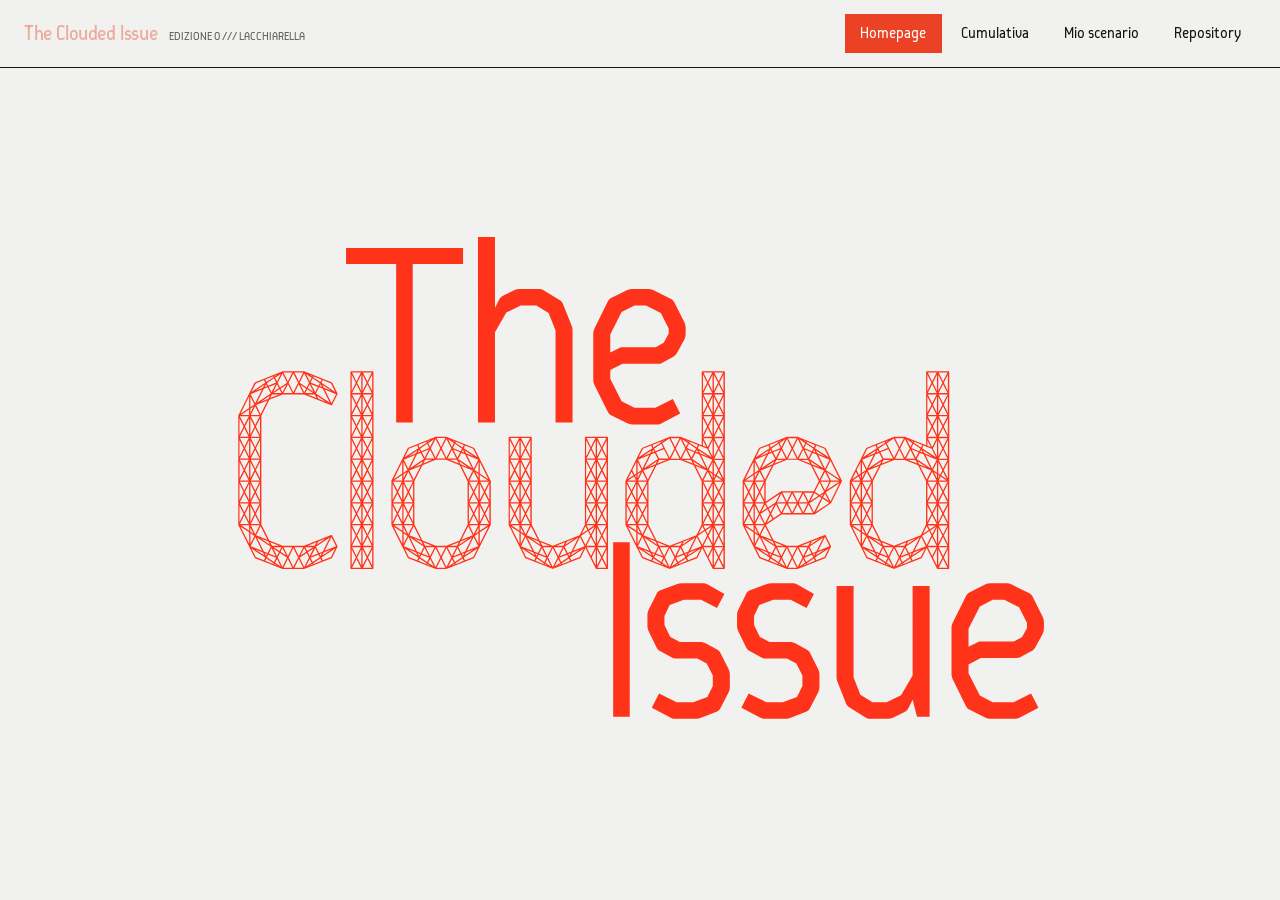
<file: index.html>
<!DOCTYPE html>
<html lang="it">
<head>
  <meta charset="UTF-8">
  <meta name="viewport" content="width=device-width, initial-scale=1.0">
  <title>The Clouded Issue — DCX Territorio</title>
  <link rel="stylesheet" href="css/style.css">
</head>
<body class="home-page">
  <header class="site-header">
    <div class="header-inner">
      <a href="index.html" class="brand">
        <span class="brand-title">The Clouded Issue</span>
        <span class="brand-tag">Edizione 0 /// Lacchiarella</span>
      </a>
      <button class="menu-toggle" aria-label="Apri menu" aria-expanded="false">MENU</button>
      <nav>
        <ul class="nav-links">
          <li><a href="index.html" class="active" aria-current="page">Homepage</a></li>
          <li><a href="cumulativa.html">Cumulativa</a></li>
          <li><a href="mio-scenario.html">Mio scenario</a></li>
          <li><a href="repository.html">Repository</a></li>
        </ul>
      </nav>
    </div>
  </header>

  <main class="home-stage">
    <h1 class="home-title">
      <img src="Assets/logo.svg" width="3229" height="1915" alt="The Clouded Issue" draggable="false">
    </h1>
    <div class="home-trail" aria-hidden="true"></div>
  </main>

  <script src="js/main.js"></script>
  <script src="js/home.js"></script>
</body>
</html>
</file>
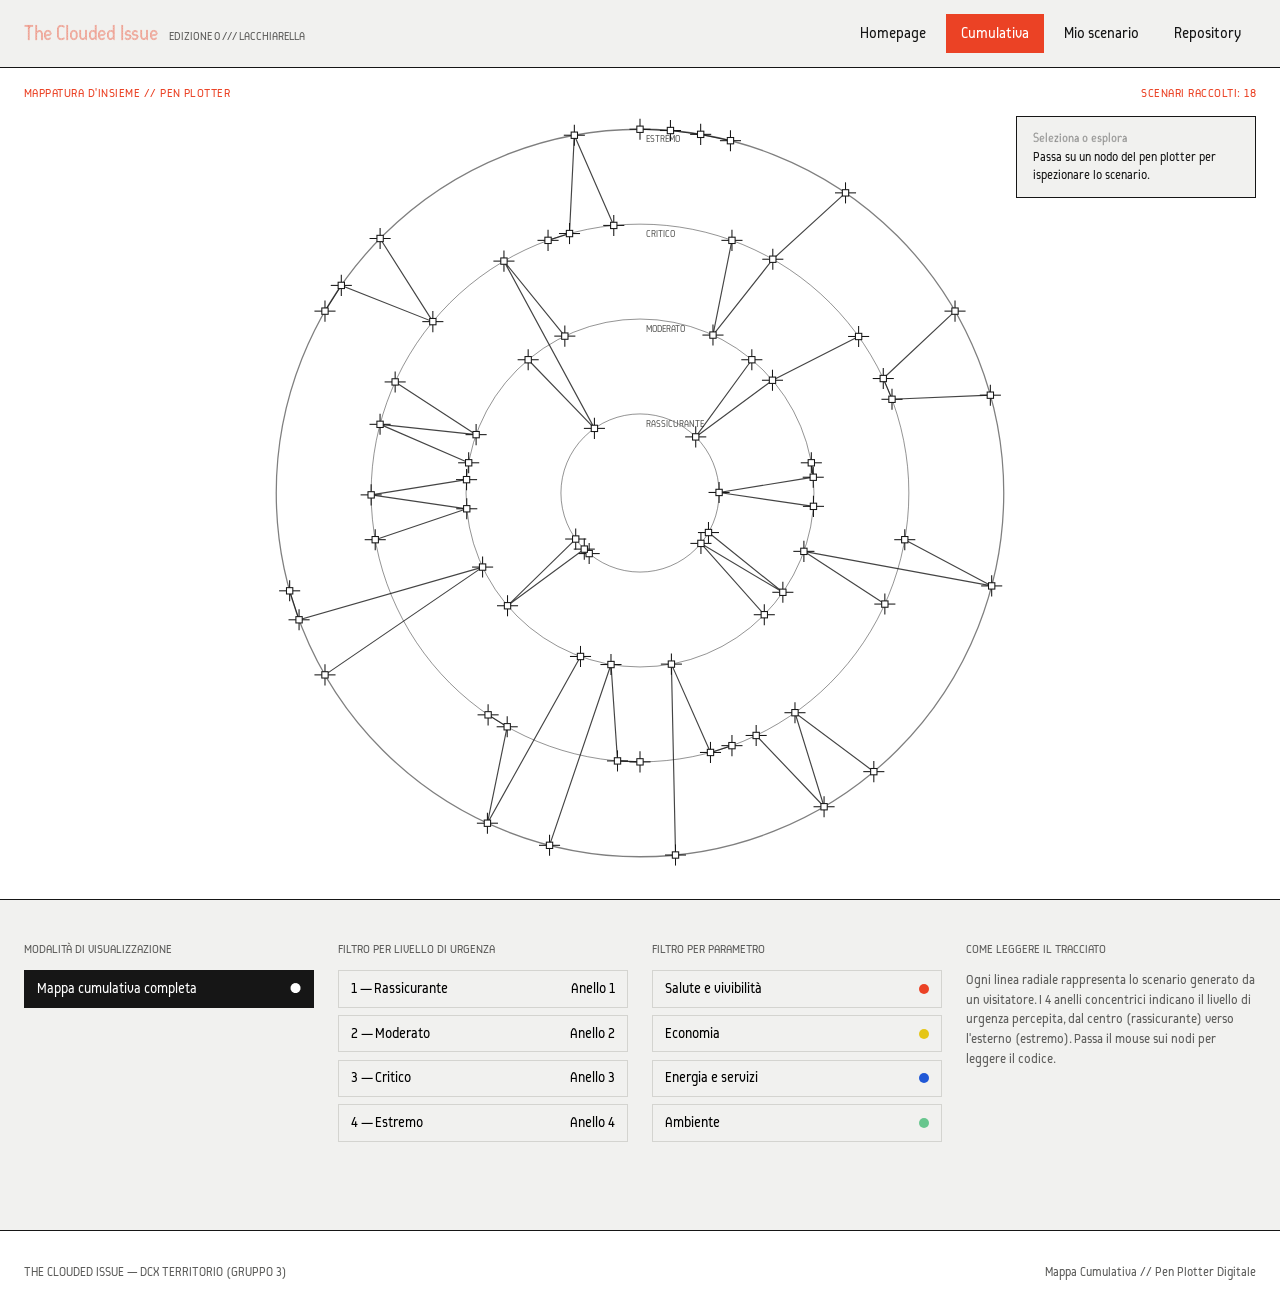
<file: cumulativa.html>
<!DOCTYPE html>
<html lang="it">
<head>
  <meta charset="UTF-8">
  <meta name="viewport" content="width=device-width, initial-scale=1.0">
  <title>Mappa Cumulativa — The Clouded Issue</title>
  <link rel="stylesheet" href="css/style.css">
</head>
<body>

  <header class="site-header">
    <div class="header-inner">
      <a href="index.html" class="brand">
        <span class="brand-title">The Clouded Issue</span>
        <span class="brand-tag">Edizione 0 /// Lacchiarella</span>
      </a>
      <button class="menu-toggle" aria-label="Apri menu" aria-expanded="false">MENU</button>
      <nav>
        <ul class="nav-links">
          <li><a href="index.html">Homepage</a></li>
          <li><a href="cumulativa.html" class="active">Cumulativa</a></li>
          <li><a href="mio-scenario.html">Mio scenario</a></li>
          <li><a href="repository.html">Repository</a></li>
        </ul>
      </nav>
    </div>
  </header>

  <main>
    <section class="plotter-stage" aria-label="Pen plotter">
      <div class="meta-bar">
        <span>Mappatura d'insieme // Pen Plotter</span>
        <span id="scenarioCount">Scenari raccolti: 18</span>
      </div>
      <svg id="plotterSvg" viewBox="32 32 736 736" role="img" aria-label="Mappa cumulativa degli scenari"></svg>
      <div class="plotter-tooltip" id="plotterTooltip">
        <strong>Seleziona o esplora</strong><br>
        Passa su un nodo del pen plotter per ispezionare lo scenario.
      </div>
    </section>

    <aside class="container plotter-controls">
      <div class="control-group">
        <span class="control-label">Modalità di visualizzazione</span>
        <div class="filter-list">
          <button class="filter-btn active" data-mode="all">
            <span>Mappa cumulativa completa</span>
            <span>●</span>
          </button>
        </div>
      </div>

      <div class="control-group">
        <span class="control-label">Filtro per livello di urgenza</span>
        <div class="filter-list">
          <button class="filter-btn" data-urgency="1">
            <span>1 — Rassicurante</span>
            <span>Anello 1</span>
          </button>
          <button class="filter-btn" data-urgency="2">
            <span>2 — Moderato</span>
            <span>Anello 2</span>
          </button>
          <button class="filter-btn" data-urgency="3">
            <span>3 — Critico</span>
            <span>Anello 3</span>
          </button>
          <button class="filter-btn" data-urgency="4">
            <span>4 — Estremo</span>
            <span>Anello 4</span>
          </button>
        </div>
      </div>

      <div class="control-group">
        <span class="control-label">Filtro per parametro</span>
        <div class="filter-list">
          <button class="filter-btn" data-param="salute">
            <span>Salute e vivibilità</span>
            <span class="dot" style="background: var(--c-salute);"></span>
          </button>
          <button class="filter-btn" data-param="economia">
            <span>Economia</span>
            <span class="dot" style="background: var(--c-economia);"></span>
          </button>
          <button class="filter-btn" data-param="energia">
            <span>Energia e servizi</span>
            <span class="dot" style="background: var(--c-energia);"></span>
          </button>
          <button class="filter-btn" data-param="ambiente">
            <span>Ambiente</span>
            <span class="dot" style="background: var(--c-ambiente-alt);"></span>
          </button>
        </div>
      </div>

      <div class="control-group">
        <span class="control-label">Come leggere il tracciato</span>
        <p style="font-size: 0.82rem; color: var(--muted);">
          Ogni linea radiale rappresenta lo scenario generato da un visitatore. I 4 anelli concentrici indicano il livello di urgenza percepita, dal centro (rassicurante) verso l'esterno (estremo). Passa il mouse sui nodi per leggere il codice.
        </p>
      </div>
    </aside>
  </main>

  <footer class="site-footer">
    <div class="footer-inner">
      <span>THE CLOUDED ISSUE — DCX TERRITORIO (GRUPPO 3)</span>
      <span>Mappa Cumulativa // Pen Plotter Digitale</span>
    </div>
  </footer>

  <script src="js/main.js"></script>
  <script src="js/cumulativa.js"></script>
</body>
</html>
</file>
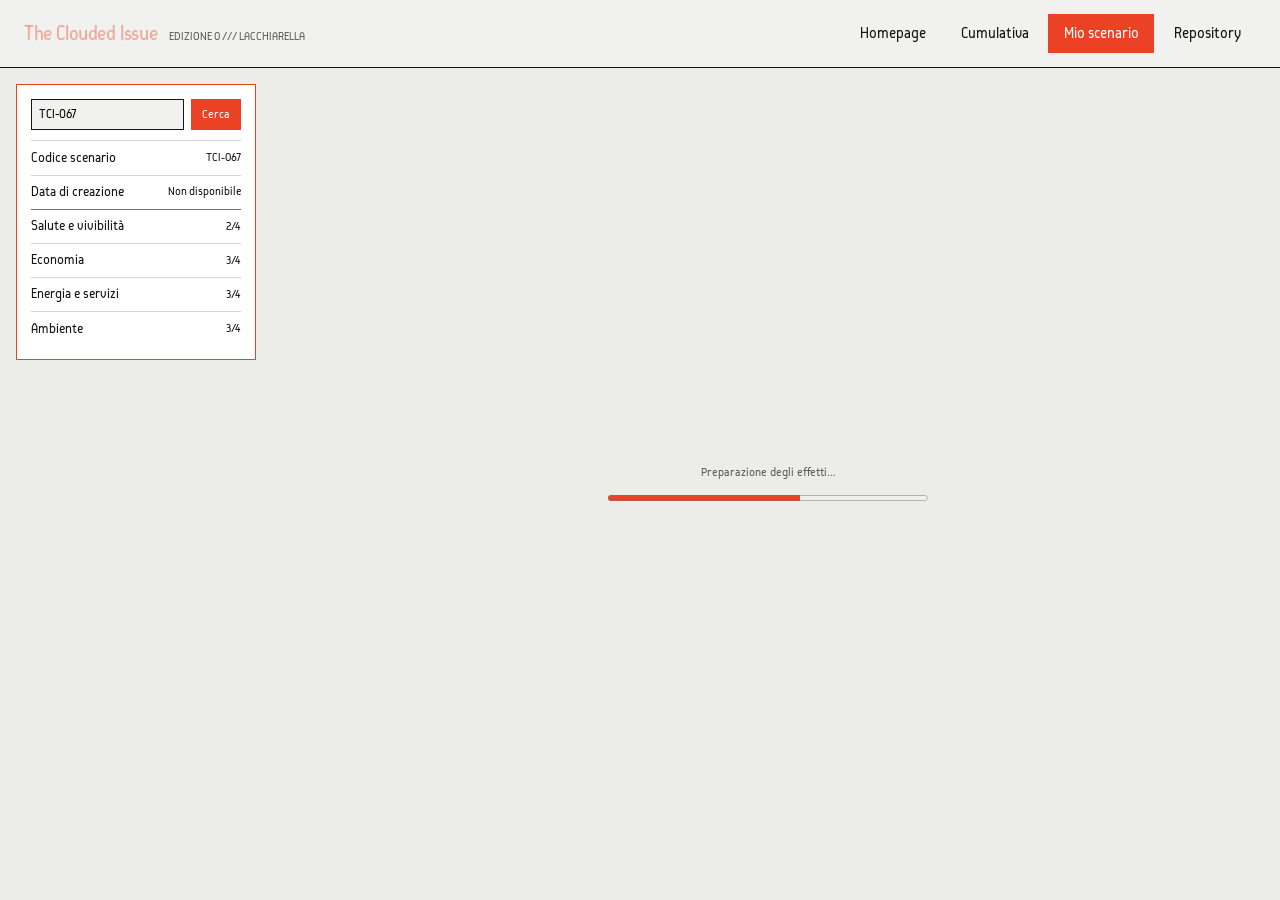
<file: mio-scenario.html>
<!DOCTYPE html>
<html lang="it">
<head>
  <meta charset="UTF-8">
  <meta name="viewport" content="width=device-width, initial-scale=1.0">
  <title>Mio Scenario — The Clouded Issue</title>
  <link rel="stylesheet" href="css/style.css">
</head>
<body>

  <header class="site-header">
    <div class="header-inner">
      <a href="index.html" class="brand">
        <span class="brand-title">The Clouded Issue</span>
        <span class="brand-tag">Edizione 0 /// Lacchiarella</span>
      </a>
      <button class="menu-toggle" aria-label="Apri menu" aria-expanded="false">MENU</button>
      <nav>
        <ul class="nav-links">
          <li><a href="index.html">Homepage</a></li>
          <li><a href="cumulativa.html">Cumulativa</a></li>
          <li><a href="mio-scenario.html" class="active" aria-current="page">Mio scenario</a></li>
          <li><a href="repository.html">Repository</a></li>
        </ul>
      </nav>
    </div>
  </header>

  <main class="scenario-page">
    <aside class="scenario-sidebar" aria-label="Dati e dettagli dello scenario">
      <section class="scenario-card">
        <form id="codeForm" class="scenario-search" role="search" aria-label="Cerca scenario">
          <input id="scenarioCodeInput" type="search" list="scenarioCodes" placeholder="Codice scenario" aria-label="Codice scenario" required>
          <datalist id="scenarioCodes"></datalist>
          <button class="btn" type="submit">Cerca</button>
        </form>

        <table class="scenario-data" aria-label="Dati dello scenario">
          <tbody>
            <tr><th scope="row">Codice scenario</th><td id="activeCodeLabel">TCI-067</td></tr>
            <tr><th scope="row">Data di creazione</th><td>Non disponibile</td></tr>
          </tbody>
          <tbody id="scenarioParameters"></tbody>
        </table>
        <button class="btn btn-outline scenario-view-toggle" id="toggleScenarioView" type="button" aria-expanded="false" aria-controls="scenarioPlaneLabels" hidden>Dividi ambiti</button>
      </section>

      <section class="scenario-card scenario-details" id="scenarioDetails" aria-labelledby="scenarioDetailName" hidden>
        <h2 id="scenarioDetailName"></h2>
        <p id="scenarioDetailLevel" class="scenario-detail-level"></p>
        <p id="scenarioDetailTitle"></p>
        <ul id="scenarioDetailEffects"></ul>
        <button class="btn btn-outline" id="showScenarioStack" type="button">Torna agli ambiti</button>
      </section>
    </aside>

    <section class="map-stage" aria-label="Mappa di Lacchiarella">
      <div class="scenario-load-state" id="scenarioLoadState">
        <p class="scenario-view-status" id="scenarioViewStatus" role="status">Caricamento del modello 3D…</p>
        <progress id="scenarioLoadProgress" max="100" aria-label="Caricamento della vista 3D"></progress>
        <button class="btn btn-outline" type="button" id="showScenarioFallback" hidden>Apri la mappa 2D</button>
      </div>
      <div class="scenario-viewport" id="scenarioViewport" hidden>
        <canvas class="scenario-canvas" id="scenarioCanvas" tabindex="0" aria-label="Modello tridimensionale di Lacchiarella" aria-describedby="scenarioViewHelp"></canvas>
        <div class="scenario-plane-labels" id="scenarioPlaneLabels"></div>
      </div>
      <p class="scenario-view-help" id="scenarioViewHelp" hidden>
        <span id="scenarioStackHelp" hidden>Seleziona un piano per aprirlo · Tasti 1–4</span>
        <span id="scenarioCombinedHelp">Trascina per ruotare · Rotellina o due dita per lo zoom</span>
        <span id="scenarioDetailHelp" hidden>Trascina per ruotare · Rotellina o due dita per lo zoom · Esc per tornare</span>
      </p>
      <svg id="scenarioMap" viewBox="0 0 800 620" role="img" aria-label="Mappa interattiva degli impatti su Lacchiarella" hidden>
        <defs>
          <!-- Pattern Salute: pallini rosso-arancio -->
          <pattern id="patSalute" width="14" height="14" patternUnits="userSpaceOnUse">
            <circle cx="7" cy="7" r="4.5" fill="#EB4225" fill-opacity="0.72" />
          </pattern>
          <!-- Pattern Ambiente: griglia verde/marrone -->
          <pattern id="patAmbiente" width="10" height="10" patternUnits="userSpaceOnUse">
            <path d="M 10 0 L 0 0 0 10" fill="none" stroke="#1D7A4C" stroke-width="1.5" />
          </pattern>
          <!-- Pattern Energia: tratteggio blu -->
          <pattern id="patEnergia" width="8" height="12" patternUnits="userSpaceOnUse">
            <line x1="4" y1="0" x2="4" y2="9" stroke="#2058D6" stroke-width="3" />
          </pattern>
        </defs>

        <!-- BASE CARTOGRAFICA SCHEMATICA LACCHIARELLA -->
        <g id="layer-base">
          <rect width="800" height="620" fill="#ECECE8" />
          <!-- Strade principali (SP40, SP105) -->
          <path d="M 0 380 L 340 290 L 800 410" fill="none" stroke="#BDBDB8" stroke-width="2" />
          <path d="M 380 0 L 420 260 L 480 620" fill="none" stroke="#BDBDB8" stroke-width="2" />
          <path d="M 120 0 L 180 620" fill="none" stroke="#D0D0CB" stroke-width="1.5" />
          <!-- Tessuto urbano schematizzato -->
          <rect x="370" y="360" width="130" height="170" fill="#DFDFDA" stroke="#B4B4AE" stroke-width="1" />
          <rect x="190" y="130" width="100" height="120" fill="#DFDFDA" stroke="#B4B4AE" stroke-width="1" />
        </g>

        <!-- LAYER 1: SALUTE E VIVIBILITÀ -->
        <g id="layer-salute"></g>

        <!-- LAYER 4: AMBIENTE -->
        <g id="layer-ambiente"></g>

        <!-- LAYER 3: ENERGIA E SERVIZI -->
        <g id="layer-energia"></g>

        <!-- LAYER 2: ECONOMIA -->
        <g id="layer-economia"></g>

        <!-- PERIMETRO COMPARTO H2a (DATA CENTER) -->
        <g id="layer-site">
          <polygon points="300,90 365,75 385,155 435,140 455,215 350,245" fill="rgba(255,255,255,0.65)" stroke="#161616" stroke-width="2.5" />
          <text x="342" y="168" font-size="11" fill="#161616" font-weight="700">COMPARTO H2a</text>
          <text x="385" y="450" font-size="11" fill="#5C5C5A">LACCHIARELLA</text>
        </g>
      </svg>
    </section>
  </main>

  <script type="importmap">
    { "imports": { "three": "./vendor/three/three.module.js", "three/addons/": "./vendor/three/" } }
  </script>
  <script src="js/main.js"></script>
  <script src="js/scenario.js"></script>
</body>
</html>
</file>
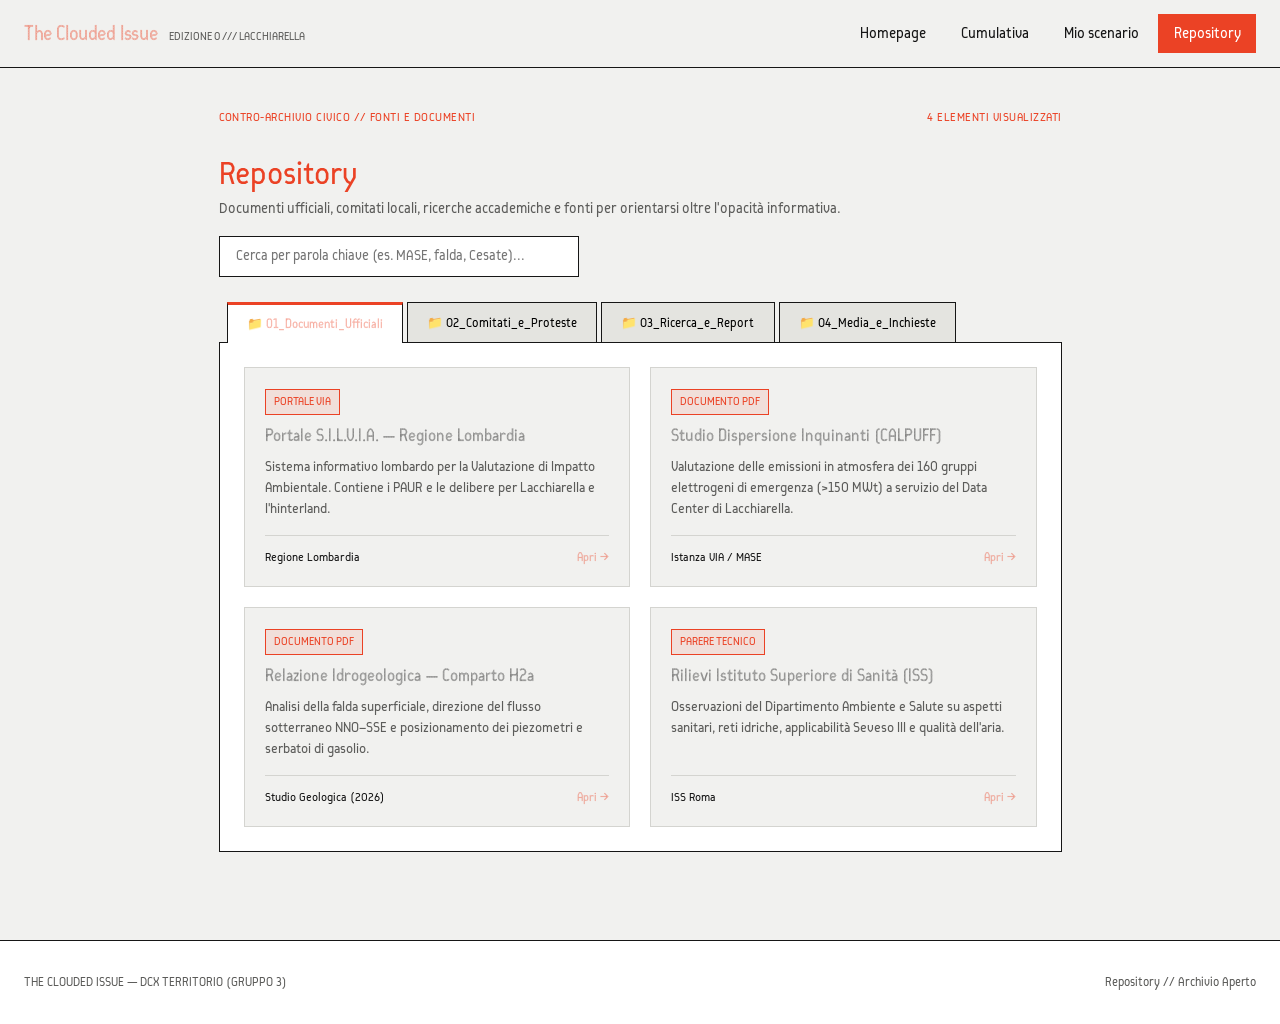
<file: repository.html>
<!DOCTYPE html>
<html lang="it">
<head>
  <meta charset="UTF-8">
  <meta name="viewport" content="width=device-width, initial-scale=1.0">
  <title>Repository — The Clouded Issue</title>
  <link rel="stylesheet" href="css/style.css">
</head>
<body>

  <header class="site-header">
    <div class="header-inner">
      <a href="index.html" class="brand">
        <span class="brand-title">The Clouded Issue</span>
        <span class="brand-tag">Edizione 0 /// Lacchiarella</span>
      </a>
      <button class="menu-toggle" aria-label="Apri menu" aria-expanded="false">MENU</button>
      <nav>
        <ul class="nav-links">
          <li><a href="index.html">Homepage</a></li>
          <li><a href="cumulativa.html">Cumulativa</a></li>
          <li><a href="mio-scenario.html">Mio scenario</a></li>
          <li><a href="repository.html" class="active">Repository</a></li>
        </ul>
      </nav>
    </div>
  </header>

  <main class="container">
    <div class="meta-bar">
      <span>Contro-Archivio Civico // Fonti e Documenti</span>
      <span id="repoCount">12 elementi archiviati</span>
    </div>

    <div class="repo-toolbar">
      <div>
        <h1 style="font-size: 2rem; font-weight: 400; color: var(--accent);">Repository</h1>
        <p style="font-size: 0.92rem; color: var(--muted);">
          Documenti ufficiali, comitati locali, ricerche accademiche e fonti per orientarsi oltre l'opacità informativa.
        </p>
      </div>
      <input type="search" id="repoSearch" class="search-input" placeholder="Cerca per parola chiave (es. MASE, falda, Cesate)...">
    </div>

    <!-- CARTELLE (TABS) -->
    <div class="folder-tabs" role="tablist" id="folderTabs">
      <button class="folder-tab active" data-folder="documenti" role="tab">📁 01_Documenti_Ufficiali</button>
      <button class="folder-tab" data-folder="comitati" role="tab">📁 02_Comitati_e_Proteste</button>
      <button class="folder-tab" data-folder="ricerca" role="tab">📁 03_Ricerca_e_Report</button>
      <button class="folder-tab" data-folder="media" role="tab">📁 04_Media_e_Inchieste</button>
    </div>

    <!-- CONTENUTO CARTELLA -->
    <section class="folder-window">
      <div class="repo-grid" id="repoGrid"></div>
    </section>
  </main>

  <footer class="site-footer">
    <div class="footer-inner">
      <span>THE CLOUDED ISSUE — DCX TERRITORIO (GRUPPO 3)</span>
      <span>Repository // Archivio Aperto</span>
    </div>
  </footer>

  <script src="js/main.js"></script>
  <script src="js/repository.js"></script>
</body>
</html>
</file>
<file: css/style.css>
/* ==========================================================================
   THE CLOUDED ISSUE — Design System & Responsive Stylesheet
   ========================================================================== */

/* Font Eiffel */
@font-face {
  font-family: 'Eiffel';
  src: url('../Assets/BVHEiffelTrial-Regular.otf') format('opentype');
  font-weight: 400;
  font-style: normal;
  font-display: swap;
}

@font-face {
  font-family: 'Eiffel';
  src: url('../Assets/BVHEiffelTrial-Level01.otf') format('opentype');
  font-weight: 700;
  font-style: normal;
  font-display: swap;
}

:root {
  --bg: #F1F1EF;
  --surface: #FFFFFF;
  --ink: #161616;
  --muted: #5C5C5A;
  --border: #161616;
  --border-light: #D4D4D0;
  --accent: #EB4225;
  --accent-hover: #C93218;
  --accent-soft: rgba(235, 66, 37, 0.1);

  /* Colori cartografici dei 4 ambiti */
  --c-salute: #EB4225;
  --c-salute-alt: #F582D3;
  --c-economia: #E5C617;
  --c-energia: #2058D6;
  --c-energia-alt: #2CA8C9;
  --c-ambiente: #1D7A4C;
  --c-ambiente-alt: #68C68E;

  --font-display: 'Eiffel', 'Helvetica Neue', Arial, sans-serif;

  --max-w: 1320px;
  --header-h: 68px;
}

/* Reset base */
*, *::before, *::after {
  box-sizing: border-box;
  margin: 0;
  padding: 0;
}

html {
  scroll-behavior: smooth;
  font-size: 16px;
}

body {
  font-family: var(--font-display);
  background-color: var(--bg);
  color: var(--ink);
  line-height: 1.5;
  min-height: 100vh;
  display: flex;
  flex-direction: column;
  -webkit-font-smoothing: antialiased;
}

a {
  color: inherit;
  text-decoration: none;
}

button, input {
  font-family: inherit;
}

/* ==========================================================================
   HEADER & NAVIGAZIONE
   ========================================================================== */
.site-header {
  position: sticky;
  top: 0;
  z-index: 100;
  background: var(--bg);
  border-bottom: 1px solid var(--border);
  height: var(--header-h);
}

.header-inner {
  max-width: var(--max-w);
  margin: 0 auto;
  height: 100%;
  padding: 0 1.5rem;
  display: flex;
  align-items: center;
  justify-content: space-between;
  gap: 1rem;
}

.brand {
  display: flex;
  align-items: baseline;
  gap: 0.75rem;
}

.brand-title {
  font-size: 1.25rem;
  font-weight: 700;
  color: var(--accent);
  letter-spacing: -0.02em;
}

.brand-tag {
  font-size: 0.72rem;
  color: var(--muted);
  text-transform: uppercase;
  display: none;
}

@media (min-width: 900px) {
  .brand-tag { display: inline; }
}

.nav-links {
  display: flex;
  align-items: center;
  gap: 0.25rem;
  list-style: none;
}

.nav-links a {
  display: inline-block;
  padding: 0.45rem 0.9rem;
  font-size: 0.95rem;
  border: 1px solid transparent;
  transition: border-color 0.2s, color 0.2s, background 0.2s;
}

.nav-links a:hover {
  color: var(--accent);
  border-color: var(--accent);
}

.nav-links a.active {
  background: var(--accent);
  color: #FFFFFF;
  border-color: var(--accent);
}

.menu-toggle {
  display: none;
  background: none;
  border: 1px solid var(--border);
  padding: 0.4rem 0.7rem;
  font-size: 0.8rem;
  cursor: pointer;
}

/* ==========================================================================
   LAYOUT & COMPONENTI COMUNI
   ========================================================================== */
main {
  flex: 1;
}

.container {
  max-width: var(--max-w);
  margin: 0 auto;
  padding: 2.5rem 1.5rem;
}

.meta-bar {
  display: flex;
  justify-content: space-between;
  align-items: center;
  flex-wrap: wrap;
  gap: 0.5rem;
  font-size: 0.75rem;
  color: var(--accent);
  text-transform: uppercase;
  letter-spacing: 0.04em;
  margin-bottom: 1.5rem;
}

.section-border {
  border-top: 1px solid var(--border);
}

.btn {
  display: inline-flex;
  align-items: center;
  justify-content: center;
  gap: 0.5rem;
  padding: 0.75rem 1.4rem;
  font-size: 0.95rem;
  font-weight: 700;
  border: 1px solid var(--accent);
  background: var(--accent);
  color: #FFFFFF;
  cursor: pointer;
  transition: background 0.2s, color 0.2s;
}

.btn:hover {
  background: var(--accent-hover);
  border-color: var(--accent-hover);
}

.btn-outline {
  background: transparent;
  color: var(--ink);
  border-color: var(--border);
}

.btn-outline:hover {
  background: var(--ink);
  color: #FFFFFF;
  border-color: var(--ink);
}

.tag {
  display: inline-block;
  font-size: 0.72rem;
  text-transform: uppercase;
  padding: 0.2rem 0.5rem;
  border: 1px solid var(--border);
  background: var(--surface);
}

.tag-accent {
  border-color: var(--accent);
  color: var(--accent);
  background: var(--accent-soft);
}

/* ==========================================================================
   HOMEPAGE
   ========================================================================== */
.home-page {
  min-height: 100dvh;
}

.home-stage {
  position: relative;
  display: grid;
  place-items: center;
  overflow: hidden;
  isolation: isolate;
}

.home-title {
  z-index: 1;
  width: min(78vw, calc((100vh - var(--header-h)) * 1.25), 52rem);
  width: min(78vw, calc((100dvh - var(--header-h)) * 1.25), 52rem);
}

.home-title img {
  display: block;
  width: 100%;
  height: auto;
}

.home-trail {
  position: absolute;
  inset: 0;
  pointer-events: none;
}

.home-particle {
  position: absolute;
  width: var(--particle-size);
  height: var(--particle-size);
  object-fit: contain;
  animation: home-particle-fade var(--particle-lifetime) linear both;
}

@keyframes home-particle-fade {
  0%, 25% {
    opacity: 1;
    transform: translate(-50%, -50%) scale(1);
  }
  100% {
    opacity: 0;
    transform: translate(-50%, -50%) scale(0.16);
  }
}

@media (prefers-reduced-motion: no-preference) {
  .home-stage {
    touch-action: pinch-zoom;
  }
}

@media (prefers-reduced-motion: reduce) {
  .home-trail {
    display: none;
  }
}

/* ==========================================================================
   PAGINA CUMULATIVA (PEN PLOTTER)
   ========================================================================== */
.control-group {
  margin-bottom: 1.5rem;
  padding-bottom: 1.5rem;
  border-bottom: 1px solid var(--border-light);
}

.control-group:last-child {
  margin-bottom: 0;
  padding-bottom: 0;
  border-bottom: none;
}

.control-label {
  display: block;
  font-size: 0.75rem;
  text-transform: uppercase;
  color: var(--muted);
  margin-bottom: 0.75rem;
}

.filter-list {
  display: flex;
  flex-direction: column;
  gap: 0.45rem;
}

.filter-btn {
  width: 100%;
  text-align: left;
  padding: 0.55rem 0.75rem;
  background: var(--bg);
  border: 1px solid var(--border-light);
  font-size: 0.9rem;
  cursor: pointer;
  display: flex;
  align-items: center;
  justify-content: space-between;
  transition: all 0.15s;
}

.filter-btn:hover {
  border-color: var(--ink);
}

.filter-btn.active {
  background: var(--ink);
  color: #FFFFFF;
  border-color: var(--ink);
}

.filter-btn.active-accent {
  background: var(--accent);
  color: #FFFFFF;
  border-color: var(--accent);
}

.dot {
  width: 10px;
  height: 10px;
  display: inline-block;
  border-radius: 50%;
}

.plotter-stage {
  min-height: calc(100vh - var(--header-h));
  min-height: calc(100dvh - var(--header-h));
  border-bottom: 1px solid var(--border);
  background: var(--surface);
  padding: 1rem clamp(0.5rem, 2vw, 1.5rem);
  position: relative;
  display: flex;
  flex-direction: column;
  align-items: center;
}

.plotter-stage .meta-bar {
  width: 100%;
  margin-bottom: 0;
}

#plotterSvg {
  width: min(100%, max(48rem, calc(100vh - var(--header-h) - 3.5rem)));
  width: min(100%, max(48rem, calc(100dvh - var(--header-h) - 3.5rem)));
  height: auto;
  flex: none;
  margin-block: auto;
  display: block;
}

.plotter-tooltip {
  position: absolute;
  top: 3rem;
  right: 1.5rem;
  background: var(--bg);
  border: 1px solid var(--border);
  padding: 0.75rem 1rem;
  font-size: 0.78rem;
  max-width: 240px;
}

.plotter-controls {
  display: grid;
  grid-template-columns: repeat(auto-fit, minmax(min(100%, 15rem), 1fr));
  gap: 1.5rem;
}

.plotter-controls .control-group {
  margin: 0;
  padding: 0;
  border: 0;
}

/* ==========================================================================
   PAGINA MIO SCENARIO (CODICE + MAPPA LAYER + LEGENDA)
   ========================================================================== */
.scenario-page {
  flex: none;
  display: grid;
  grid-template-columns: clamp(16rem, 20vw, 19rem) minmax(0, 1fr);
  height: calc(100vh - var(--header-h));
  height: calc(100dvh - var(--header-h));
  background: #ECECE8;
}

.scenario-sidebar {
  overflow: auto;
  padding: 1rem 0 1rem 1rem;
}

.scenario-card {
  border: 1px solid var(--accent);
  background: var(--surface);
  padding: 0.85rem;
}

.scenario-card + .scenario-card {
  margin-top: 1rem;
}

.scenario-search {
  display: grid;
  grid-template-columns: minmax(0, 1fr) auto;
  gap: 0.4rem;
  margin-bottom: 0.65rem;
}

.scenario-search input {
  min-width: 0;
  width: 100%;
  border: 1px solid var(--border);
  background: var(--bg);
  padding: 0.45rem;
  font: 0.78rem var(--font-display);
}

.scenario-card .btn {
  padding: 0.45rem 0.65rem;
  font: 0.75rem var(--font-display);
}

.scenario-view-toggle {
  width: 100%;
  margin-top: 0.65rem;
}

.scenario-view-toggle[hidden] {
  display: none;
}

.scenario-data {
  width: 100%;
  border-collapse: collapse;
  font-size: 0.85rem;
}

.scenario-data th,
.scenario-data td {
  padding: 0.4rem 0;
  border-top: 1px solid var(--border-light);
}

.scenario-data th {
  font-weight: 400;
  text-align: left;
}

.scenario-data td {
  padding-left: 0.5rem;
  text-align: right;
  font-size: 0.72rem;
  overflow-wrap: anywhere;
}

.scenario-data tbody + tbody tr:first-child > * {
  border-top-color: var(--accent);
}

.scenario-details h2 {
  font-size: 1rem;
  font-weight: 400;
  line-height: 1.25;
}

.scenario-details {
  scroll-margin-top: calc(var(--header-h) + 0.75rem);
}

.scenario-detail-level {
  margin: 0.35rem 0 0.65rem;
  color: var(--muted);
  font: 0.72rem var(--font-display);
}

#scenarioDetailTitle,
#scenarioDetailEffects {
  font-size: 0.85rem;
}

#scenarioDetailEffects {
  padding-left: 1.15rem;
  margin: 0.45rem 0 0.9rem;
}

#scenarioDetailEffects li + li {
  margin-top: 0.25rem;
}

.map-stage {
  position: relative;
  min-width: 0;
  min-height: 0;
  overflow: hidden;
}

.scenario-load-state:not([hidden]) {
  position: absolute;
  z-index: 1;
  inset: 0;
  display: grid;
  align-content: center;
  justify-items: center;
  gap: 0.75rem;
  padding: 1rem;
  background: #ECECE8;
  text-align: center;
}

.scenario-load-state [hidden] {
  display: none;
}

#scenarioLoadProgress {
  width: min(100%, 20rem);
  height: 0.75rem;
  accent-color: var(--accent);
}

#scenarioMap {
  width: 100%;
  height: 100%;
  display: block;
}

#scenarioMap[hidden] {
  display: none;
}

.scenario-view-status,
.scenario-view-help {
  font: 0.75rem var(--font-display);
  color: var(--muted);
}

.scenario-view-help {
  position: absolute;
  inset: auto 0.75rem 0.75rem;
  text-align: center;
  pointer-events: none;
}

.scenario-viewport {
  position: absolute;
  inset: 0;
  container-type: inline-size;
}

.scenario-canvas {
  display: block;
  width: 100%;
  height: 100%;
  cursor: grab;
}

.scenario-canvas:active {
  cursor: grabbing;
}

.scenario-canvas.is-over-plane {
  cursor: pointer;
}

.scenario-canvas:focus-visible {
  outline: 2px solid var(--accent);
  outline-offset: -2px;
}

.scenario-plane-labels {
  position: absolute;
  inset: 0;
  pointer-events: none;
}

.scenario-plane-label {
  position: absolute;
  top: 0;
  left: 0;
  translate: 0 -50%;
  border-left: 2px solid currentColor;
  background: var(--surface);
  padding: 0.1rem 0.35rem;
  font-size: clamp(0.56rem, 0.8vw, 0.72rem);
  white-space: nowrap;
}

.scenario-plane-label[data-category="salute"] { border-color: var(--c-salute); }
.scenario-plane-label[data-category="economia"] { border-color: var(--c-economia); }
.scenario-plane-label[data-category="energia"] { border-color: var(--c-energia); }
.scenario-plane-label[data-category="ambiente"] { border-color: var(--c-ambiente); }

.scenario-plane-label.is-extracted {
  translate: -100% -50%;
  background: var(--ink);
  color: var(--surface);
}

@container (max-width: 43rem) {
  .scenario-plane-label {
    translate: -100% -50%;
  }
}

/* ==========================================================================
   PAGINA REPOSITORY (CARTELLE)
   ========================================================================== */
.repo-toolbar {
  display: flex;
  flex-wrap: wrap;
  justify-content: space-between;
  align-items: center;
  gap: 1rem;
  margin-bottom: 1.5rem;
}

.search-input {
  border: 1px solid var(--border);
  background: var(--surface);
  padding: 0.65rem 1rem;
  width: 100%;
  max-width: 360px;
  font-size: 0.9rem;
}

.folder-tabs {
  display: flex;
  flex-wrap: wrap;
  gap: 0.25rem;
  padding-left: 0.5rem;
}

.folder-tab {
  padding: 0.7rem 1.2rem;
  border: 1px solid var(--border);
  border-bottom: none;
  background: #E4E4E0;
  font-size: 0.8rem;
  cursor: pointer;
  position: relative;
  top: 1px;
  display: flex;
  align-items: center;
  gap: 0.5rem;
}

.folder-tab.active {
  background: var(--surface);
  color: var(--accent);
  font-weight: 700;
  border-top: 3px solid var(--accent);
  z-index: 2;
}

.folder-window {
  border: 1px solid var(--border);
  background: var(--surface);
  padding: 1.5rem;
  position: relative;
  z-index: 1;
}

.repo-grid {
  display: grid;
  grid-template-columns: repeat(auto-fill, minmax(290px, 1fr));
  gap: 1.25rem;
}

.repo-card {
  border: 1px solid var(--border-light);
  background: var(--bg);
  padding: 1.25rem;
  display: flex;
  flex-direction: column;
  justify-content: space-between;
  gap: 1rem;
  transition: border-color 0.2s;
}

.repo-card:hover {
  border-color: var(--accent);
}

.repo-card h3 {
  font-size: 1.05rem;
  margin: 0.5rem 0;
}

.repo-card p {
  font-size: 0.88rem;
  color: var(--muted);
}

.repo-card-footer {
  display: flex;
  justify-content: space-between;
  align-items: center;
  padding-top: 0.75rem;
  border-top: 1px solid var(--border-light);
  font-size: 0.75rem;
}

.repo-link {
  color: var(--accent);
  font-weight: 700;
}

/* ==========================================================================
   FOOTER
   ========================================================================== */
.site-footer {
  border-top: 1px solid var(--border);
  background: var(--surface);
  padding: 2rem 1.5rem;
  margin-top: 3rem;
}

.footer-inner {
  max-width: var(--max-w);
  margin: 0 auto;
  display: flex;
  justify-content: space-between;
  flex-wrap: wrap;
  gap: 1rem;
  font-size: 0.78rem;
  color: var(--muted);
}

/* ==========================================================================
   RESPONSIVE BREAKPOINTS
   ========================================================================== */
@media (max-width: 1100px) {
  .plotter-tooltip {
    position: static;
    max-width: none;
    width: 100%;
  }
}

@media (max-width: 720px) {
  .scenario-page {
    grid-template-columns: minmax(0, 1fr);
    height: auto;
    min-height: calc(100dvh - var(--header-h));
  }

  .scenario-sidebar {
    padding: 0.75rem;
  }

  .map-stage {
    min-height: max(25rem, 62svh);
  }

  .scenario-plane-label {
    translate: -100% -50%;
  }

  .menu-toggle {
    display: inline-block;
  }

  .nav-links {
    display: none;
    position: absolute;
    top: var(--header-h);
    left: 0;
    right: 0;
    background: var(--bg);
    border-bottom: 1px solid var(--border);
    flex-direction: column;
    align-items: stretch;
    padding: 1rem 1.5rem;
  }

  .nav-links.open {
    display: flex;
  }
}
</file>
